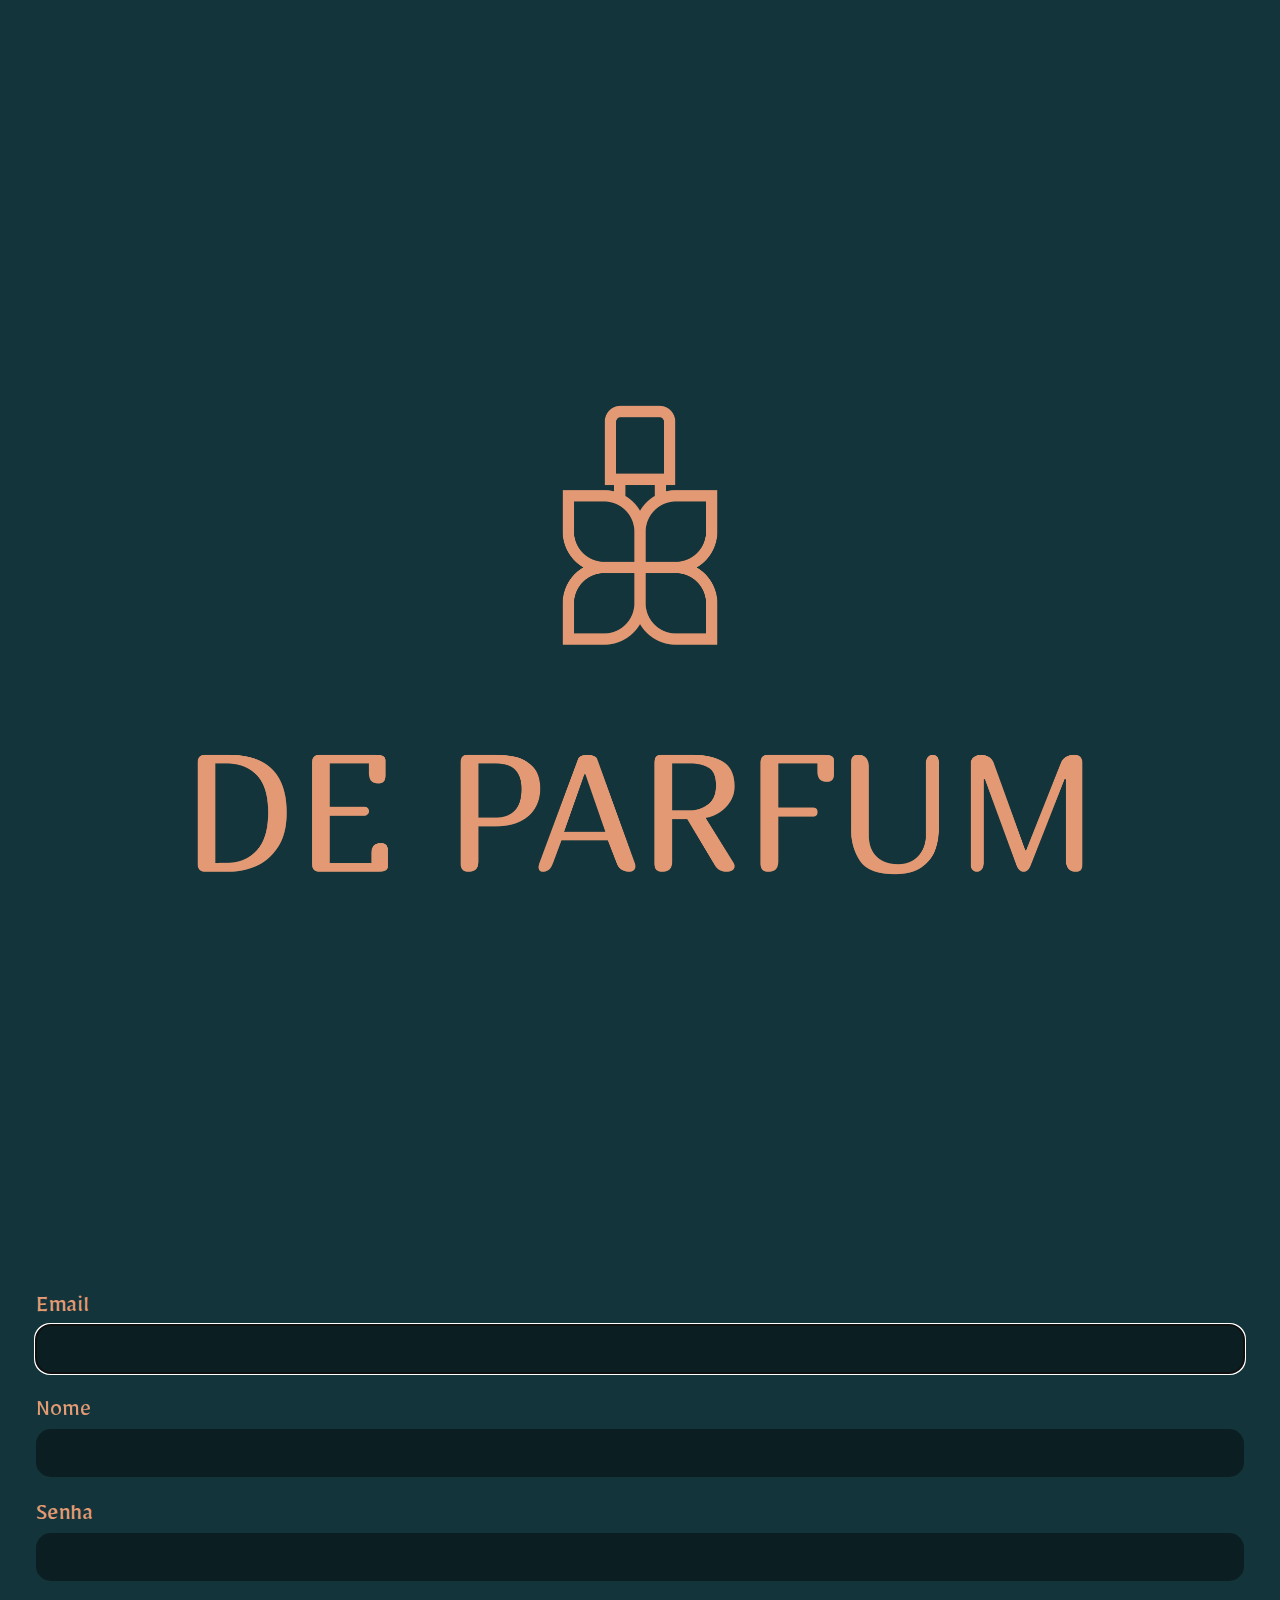
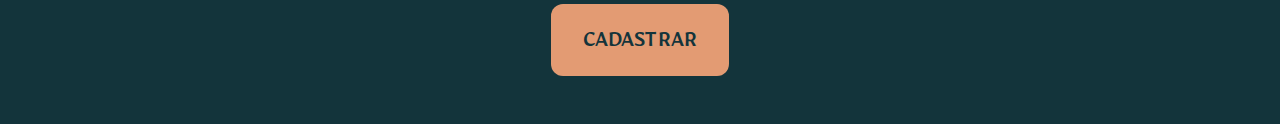
<file: [POO PWEB][Projeto Final][De Parfum][Nathalya e Sthefany]/index.html>
<!DOCTYPE html>
<html lang="en">
<head>
    <meta charset="UTF-8">
    <meta name="viewport" content="width=device-width, initial-scale=1.0">
    <link rel="preconnect" href="https://fonts.googleapis.com">
<link rel="preconnect" href="https://fonts.gstatic.com" crossorigin>
<link href="https://fonts.googleapis.com/css2?family=Alegreya+Sans:ital,wght@0,100;0,300;0,400;0,500;0,700;0,800;0,900;1,100;1,300;1,400;1,500;1,700;1,800;1,900&family=Black+Ops+One&family=IBM+Plex+Serif:ital,wght@0,100;0,200;0,300;0,400;0,500;0,600;0,700;1,100;1,200;1,300;1,400;1,500;1,600;1,700&family=Mirza:wght@400;500;600;700&family=Montserrat:ital,wght@0,100..900;1,100..900&family=Open+Sans:ital,wght@0,300..800;1,300..800&display=swap" rel="stylesheet">
    <link rel="stylesheet" href="estilos.css">

    <title>De Parfum</title>
</head>
<body class="body2">
    
    <form id="formCadastro" action="#"  onsubmit="event.preventDefault();" class="formulario">

        <img class="logoCor" src="img/logoCor.png" alt="">
        <div class="email">
            <label for="iptEmail">Email</label>
            <input type="email" name="" id="iptEmail" required autofocus>
        </div>

        <div class="nome">
            <label for="iptNome">Nome</label>
            <input type="text" id="iptNome" required>
        </div>

        <div class="senha">
            <label for="iptSenha">Senha</label>
            <input type="password" id="iptSenha" required>
        </div>

        <button class="cadastrar1" id="btnCadastrar1">CADASTRAR</button>

    </form>

    <form id="formPerfume"  action="#" onsubmit="event.preventDefault();"  class="oculto"> 

        <div class="imagem">
            <img class="imgTitulo" src="img/logoCor.png" alt="">
        </div>

        <div class="titulo">
            <div>Olá, <span id="nomeUsuario">  </span> </div>
            <span>Cadastre aqui seu Perfume!</span>
        </div>
        
        <div class="foto">
            <label for="iptFoto">Foto</label>
            <input type="file" name="Foto" id="iptFoto" accept="image/*" required autofocus>
        </div>

        <div class="descricao">
            <label for="iptDescricao">Descrição</label>
            <input type="text" name="Descrição" id="iptDescricao" required>
        </div>

        <div class="valor">
            <label for="iptValor">Valor</label>
            <input type="text" name="Valor" id="iptValor" required>
        </div>

        <button class="cadastrar2" id="btnCadastrar2">CADASTRAR</button>
    </form>

    <div id="containerCards">

    </div>

    <script src="classes.js"></script>
    <script src="designer.js"></script>
    <script src="controlador.js"></script>

</body>
</html>
</file>
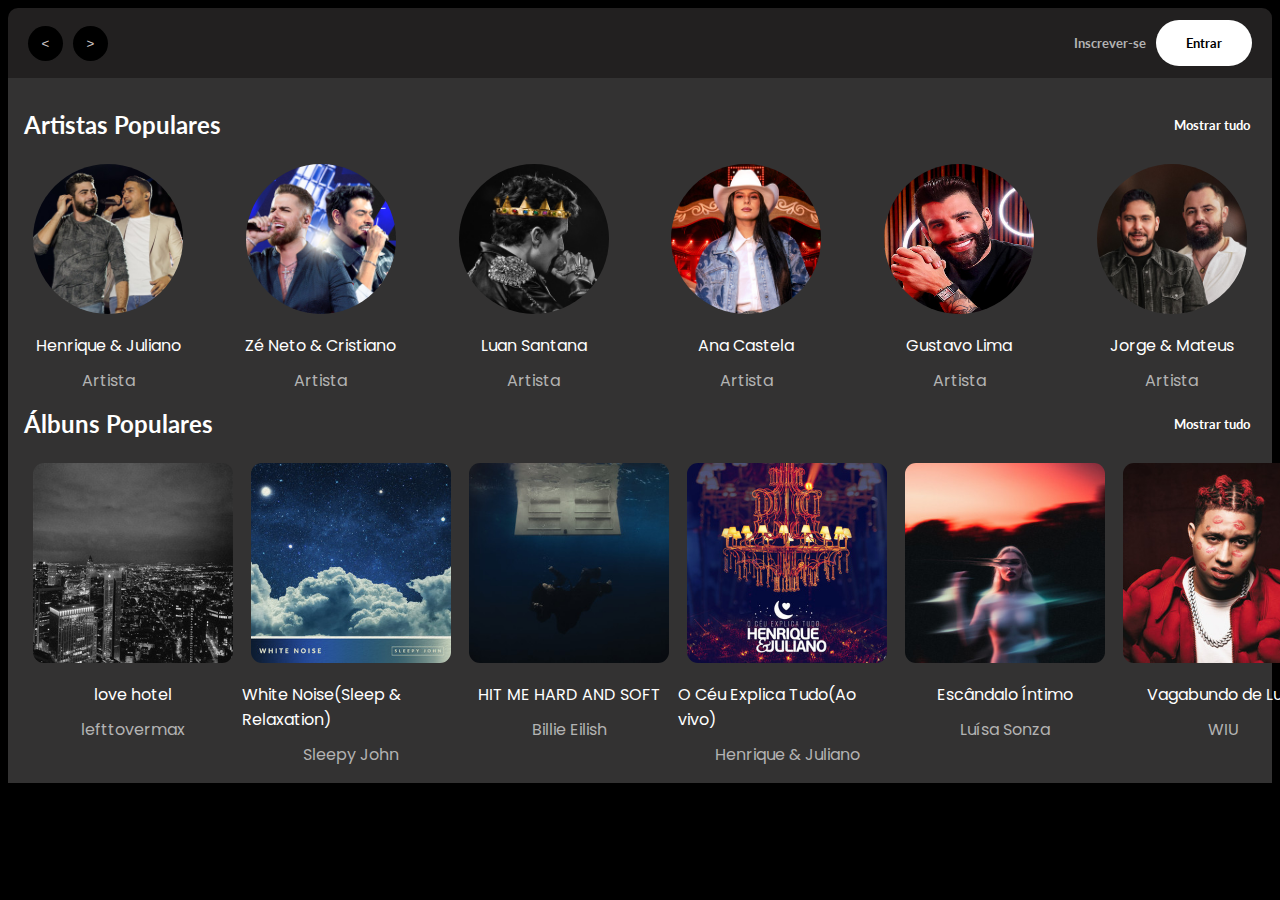
<file: [PWEB][Tela Spotify][Sthefany]/index.html>
<!DOCTYPE html>
<html lang="en">
<head>
    <meta charset="UTF-8">
    <meta name="viewport" content="width=device-width, initial-scale=1.0">
    <link rel="stylesheet" href="estilos.css">

    <link rel="preconnect" href="https://fonts.googleapis.com">
    <link rel="preconnect" href="https://fonts.gstatic.com" crossorigin>
    <link href="https://fonts.googleapis.com/css2?family=Kanit:ital,wght@0,100;0,200;0,300;0,400;0,500;0,600;0,700;0,800;0,900;1,100;1,200;1,300;1,400;1,500;1,600;1,700;1,800;1,900&family=Poppins:ital,wght@0,100;0,200;0,300;0,400;0,500;0,600;0,700;0,800;0,900;1,100;1,200;1,300;1,400;1,500;1,600;1,700;1,800;1,900&display=swap" rel="stylesheet">

    <link rel="preconnect" href="https://fonts.googleapis.com">
    <link rel="preconnect" href="https://fonts.gstatic.com" crossorigin>
    <link href="https://fonts.googleapis.com/css2?family=Lato:ital,wght@0,100;0,300;0,400;0,700;0,900;1,100;1,300;1,400;1,700;1,900&display=swap" rel="stylesheet">

    <title>Spotify</title>
</head>
<body>
    <div class="inscricaoEntrada">
        <div class="botao1">
            <button class="sinalMenor">&#60;</button>
            <button class="sinalMaior">&#62;</button>
        </div>
        <div class="botao2">
            <button class="inscrever">Inscrever-se</button>
            <button class="entrar">Entrar</button>
        </div>
    </div>

    <div class="conteudo">
        <div class="artistas">
            <h1 class="popular">Artistas Populares</h1>
            <button class="tudo">Mostrar tudo</button>
        </div>

        <div class="cantores">
            <div class="cad-cantores">
                <img class="imagemCantor" src="img/henriquejuliano.jfif" alt="">
                <a class="nomes" href="#">Henrique & Juliano</a>
                <span class="artista">Artista</span>
            </div>

            <div class="cad-cantores">
                <img class="imagemCantor" src="img/zenetocristiano.jfif" alt="">
                <a class="nomes" href="#">Zé Neto & Cristiano</a>
                <span class="artista">Artista</span>
            </div>

            <div class="cad-cantores">
                <img class="imagemCantor" src="img/luansantana.jfif" alt="">
                <a class="nomes" href="#">Luan Santana</a>
                <span class="artista">Artista</span>
            </div>

            <div class="cad-cantores">
                <img class="imagemCantor" src="img/anacastela.jfif" alt="">
                <a class="nomes" href="#">Ana Castela</a>
                <span class="artista">Artista</span>
            </div>

            <div class="cad-cantores">
                <img class="imagemCantor" src="img/gustavolima.jfif" alt="">
                <a class="nomes" href="#">Gustavo Lima</a>
                <span class="artista">Artista</span>
            </div>

            <div class="cad-cantores">
                <img class="imagemCantor" src="img/jorgemateus.jfif" alt="">
                <a class="nomes" href="#">Jorge & Mateus</a>
                <span class="artista">Artista</span>
            </div>
        </div>

        <div class="albuns">
            <h1 class="popular">Álbuns Populares</h1>
            <button class="tudo">Mostrar tudo</button>
        </div>

        <div class="albuns1">
            <div class="cad-albuns">
                <img class="imagemMusica" src="img/1.jfif" alt="">
                <a class="nomes" href="#">love hotel</a>
                <span class="artista">lefttovermax</span>
            </div>

            <div class="cad-albuns">
                <img class="imagemMusica" src="img/2.jfif" alt="">
                <a class="nomes" href="#">White Noise(Sleep & Relaxation)</a>
                <span class="artista">Sleepy John</span>
            </div>

            <div class="cad-albuns">
                <img class="imagemMusica" src="img/3.jfif" alt="">
                <a class="nomes" href="#">HIT ME HARD AND SOFT</a>
                <span class="artista">Billie Eilish</span>
            </div>

            <div class="cad-albuns">
                <img class="imagemMusica" src="img/4.jfif" alt="">
                <a class="nomes" href="#">O Céu Explica Tudo(Ao vivo)</a>
                <span class="artista">Henrique & Juliano</span>
            </div>

            <div class="cad-albuns">
                <img class="imagemMusica" src="img/5.jfif" alt="">
                <a class="nomes" href="#">Escândalo Íntimo</a>
                <span class="artista">Luísa Sonza</span>
            </div>

            <div class="cad-albuns">
                <img class="imagemMusica" src="img/6.jfif" alt="">
                <a class="nomes" href="#">Vagabundo de Luxo</a>
                <span class="artista">WIU</span>
            </div>
        </div>
    </div>
</body>
</html>
</file>
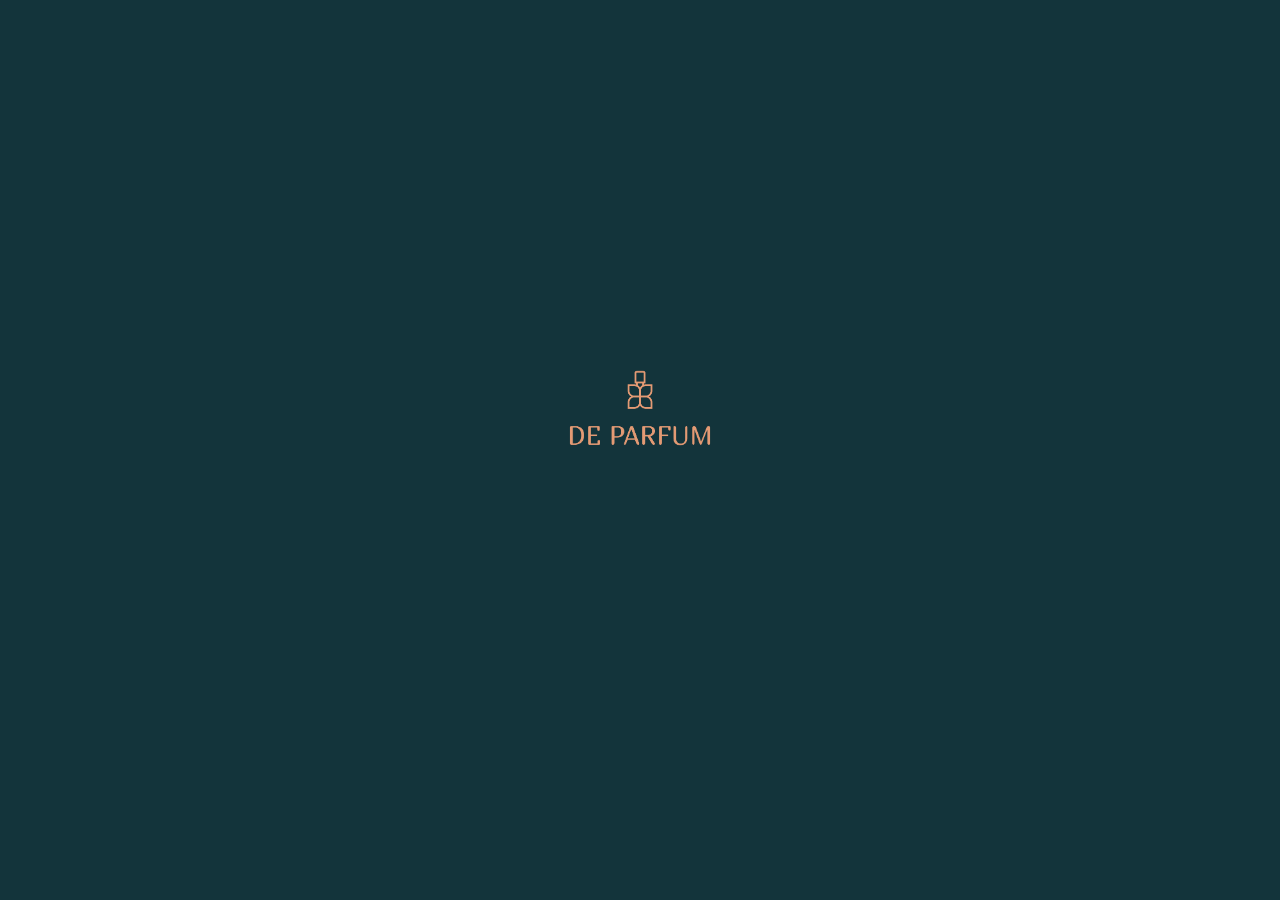
<file: [POO PWEB][Projeto Final][De Parfum][Nathalya e Sthefany]/splash.html>
<!DOCTYPE html>
<html lang="en">
<head>
    <meta charset="UTF-8">
    <meta http-equiv="X-UA-Compatible" content="IE=edge">
    <meta name="viewport" content="width=device-width, initial-scale=1.0">
    <link rel="stylesheet" href="estilos.css">

    <meta http-equiv="refresh" content="3; URL='index.html'"/>

    <title>De Parfum</title>
</head>
<body class="body1">

    <div class="img">
        <img class="logomarca" src="img/logoCor.png" alt="">
    </div>

</body>
</html>
</file>
<file: [POO PWEB][Projeto Final][De Parfum][Nathalya e Sthefany]/estilos.css>
.body1{
    background-color: #13343b;
}

.img{
    display: flex;
    justify-content: center;
    align-items: center;
    height: 800px;
}

.logomarca{
    display: flex;
    flex-direction: row;

    max-width: 200px;

    animation: pulse 3s;
}

input{
    background-color: #0b1f23;
    color: #e39b73;

    font-size: 28px;
    padding: 8px;

    border: none;
    border-radius: 15px;
}

input[type="file"]{
    background-color: #0b1f23;
    color: #e39b73;

    font-size: 12px;
    padding: 8px;

    border: none;
    border-radius: 15px;
}

input::file-selector-button{
    background-color: #143940;
    color: #e39b73;

    padding: 8px;

    border: none;
    border-radius: 15px;
}

@keyframes pulse {
    0% {
        transform: scale(1); 
    }
    50% {
        transform: scale(1.3); 
    }
    100% {
        transform: scale(1); 
    }
}

/*----------SEGUNDA TELA(email, nome, senha e botão)-----------*/
.body2{
    background-color: #13343b;
}

.logoCor{
    display: flex;
    flex-direction: row;
    justify-content: center;
}

.email, .nome, .senha{
    display: flex;
    flex-direction: column;
    justify-content: center;

    margin-top: 20px;
    margin-left: 25px;
    margin-right: 25px;

    padding: 3px;

    color: #e39b73;

    font-family: "Mirza", serif;
    font-weight: 400;
    font-style: normal;
    font-size: 25px;
}

.cadastrar1{
    align-self: center;
    background-color: #e39b73;
    color: #13343b;

    margin-top: 20px;
    
    padding: 32px;
    padding-top: 26px;
    padding-bottom: 16px;
    
    border-radius: 12px;
    border: none;

    cursor: pointer;

    font-family: "Mirza", serif;
    font-weight: 500;
    font-size: 25px;
}

/*----------TERCEIRA TELA(foto, descrição, valor e botão)-----------*/
.oculto{
    display: none;
}

.formulario{ /* generico */
    display: flex;
    flex-direction: column;
}

.titulo{
    display: flex;
    flex-direction: column;
    justify-content: center;
    padding: 30px;
    gap: 5px;
    
    color: #e39b73;

    font-family: "Mirza", serif;
    font-weight: 400;
    font-style: normal;
    font-size: 25px;
}

.imagem{
    display: flex;
    justify-content: center;
}

.imgTitulo{
    width: 200px;
    height: 200px;
    align-items: center;
}

.foto, .descricao, .valor{
    display: flex;
    flex-direction: column;
    justify-content: center;

    margin-top: 20px;
    margin-left: 50px;
    margin-right: 50px;
    height: 80px;

    color: #e39b73;

    font-family: "Mirza", serif;
    font-weight: 400;
    font-style: normal;
    font-size: 25px;
}

.cadastrar2{ 
    align-self: center;
    background-color: #e39b73;
    color: #13343b;

    margin-top: 20px;
    
    padding: 32px;
    padding-top: 26px;
    padding-bottom: 16px;
    
    border-radius: 12px;
    border: none;

    cursor: pointer;

    font-family: "Mirza", serif;
    font-weight: 500;
    font-size: 25px;
}

/*----------QUARTA TELA(foto, descrição e valor do perfume aparecem na tela)-----------*/
#containerCards{
    display: flex;
    flex-direction: row;
    flex-wrap: wrap;
    justify-content: center;
    gap:20px;
    padding: 20px;   
}

.card{
    display: flex;
    flex-direction: column;
    margin-top: 15px ;
    padding: 10px;
    width: 120px;
}

.descPerfume{
    display: flex;
    margin-top: 15px;
    color: #e39b73;

    font-family: "Mirza", serif;
    font-weight: 400;
    font-style: normal;
    font-size: 20px;
}
.valorPerfume{
    display:flex;
    color: #e39b73;

    font-family: "Mirza", serif;
    font-weight: 400;
    font-style: normal;
    font-size: 20px;
}
.imgCard{
    width: 120px;
    height: 120px;
}
</file>
<file: [PWEB][Tela Spotify][Sthefany]/estilos.css>
body{
    background-color: #000000;
}

.inscricaoEntrada{
    background-color: #222020;

    display: flex;
    justify-content: space-between;
    align-items: center;

    height: 70px;
    border-radius: 10px 10px 0 0;
    padding-left: 20px;
    padding-right: 20px;
}

.botao1{
    display: flex;
    gap: 10px;
}

.sinalMenor, .sinalMaior{
    background-color: #000000;
    color: rgb(207, 198, 198);

    padding: 5px;
    height: 35px;
    width: 35px;

    border-radius: 20px;
    border: none;
    cursor: pointer;
}

.inscrever{
    background-color: #222020;

    
    color: #b3b3b3;
    transition: color 0.3s;

    /*color: #ffffff;*/
    border: none;
    cursor: pointer;

    font-family: "Lato", sans-serif;
    font-weight: 700;
    font-style: normal;
}

.inscrever:hover{
    color: #fff;
}

.entrar{
    background-color: #ffffff;
    color: #000000;

    border-radius: 30px;
    border: none;

    padding: 15px 30px;
    cursor: pointer;

    font-family: "Lato", sans-serif;
    font-weight: 700;
    font-style: normal;
}

/*------------------------------------------------------------------------------------------------*/

.conteudo{
    background-color: #333232;
    padding: 16px;
}

.artistas, .albuns {
    display: flex;
    justify-content: space-between;
    align-items: center;
}

.popular{
    color: #ffffff;
    font-size: 24px;

    font-family: "Lato", sans-serif;
    font-weight: 700;
    font-style: normal;
    cursor: pointer;
}

.tudo{
    background-color: #333232;
    color: #ffffff;
    border: none;
    cursor: pointer;
    
    font-family: "Lato", sans-serif;
    font-weight: 700;
    font-style: normal;
}

/*------------------------------------------------------------------------------------------------*/

.cantores, .albuns1{
    display: flex;
    flex-direction: row;
    justify-content: space-between;
    /*margin-top: 20px;*/
}

.cad-cantores, .cad-albuns {
    display: flex;
    flex-direction: column;
    align-items: center;
    gap: 10px;
}

.imagemCantor{
    width: 150px;
    height: 150px;
    border-radius: 50%;
    padding: 9px;
    gap: 5px;
}

.imagemMusica{
    width: 200px;
    height: 200px;
    border-radius: 20px;
    padding: 9px;
}

a{ /*Para tirar o sublinhado do link*/
    text-decoration: none;
}

.nomes{
    color: #ffffff;

    font-family: "Poppins", sans-serif;
    font-weight: 400;
    font-style: normal;
}

.artista{
    color: #b3b3b3;

    font-family: "Poppins", sans-serif;
    font-weight: 400;
    font-style: normal;

    cursor: pointer;
}

/*-------------------------------LATERAL----------------------------------------------*/

body{
    background-color: #000000;
    color: #dbdbdb;
}

.logo-pequena{
    width: 100px;
}

.icone{
    width: 24px;
}

.menu-esquerdo{
    width: 300px;
    display: flex;
    flex-direction: column;
    gap: 20px;
}

.menu-principal{
    background-color: #191414;

    color: #b3b3b3;
    transition: color 0.3s;

    display: flex;
    flex-direction: column;
    gap: 20px;
    padding: 20px;

    border-radius: 12px 12px 12px 12px;

    cursor: pointer;
}

.menu-principal:hover{
    color: #fff;
}

.menu-secundario{
    background-color: #191414;

    display: flex;
    flex-direction: column;
    gap: 20px;
    padding: 20px;

    border-radius: 12px 12px 12px 12px;
}

.biblioteca{
    display: flex;
    flex-direction: row;
    justify-content: space-between;
    align-items: center;

    cursor: pointer;
}

.sua-biblioteca{
    color: #b3b3b3;
    transition: color 0.3s;

    display: flex;
    flex-direction: row;
    align-items: center;
    gap: 12px;
}

.sua-biblioteca:hover{
    color: #fff;
}

.menu-playlist{
    background-color: #333232;

    display: flex;
    flex-direction: column;
    padding: 16px;
    gap: 12px;
}

a{
    text-decoration: none; /* tira o sublinhado */
    color: #dbdbdb;
}

.rodape{
    display: flex;
    flex-direction: row;
    width: 100%;
    gap: 20px;
    flex-wrap: wrap; /* os elementos filhos se organizam em mais de 1 linha */
}

.idioma-port{
    background-color: #191414;
    color: #ffffff; /*ou #white*/
    border-radius: 16px 16px 16px 16px;
    border: solid 1px #dbdbdb;
    padding: 8px 16px;

    cursor: pointer;

    /*display: flex;
    flex-direction: row;
    gap: 8px;
    align-items: center; para a fotooooo*/
}

.cria-playlist{
    border-radius: 16px 16px 16px 16px;
    border: solid 1px #dbdbdb;
    padding: 8px 16px;

    cursor: pointer;
}
</file>
